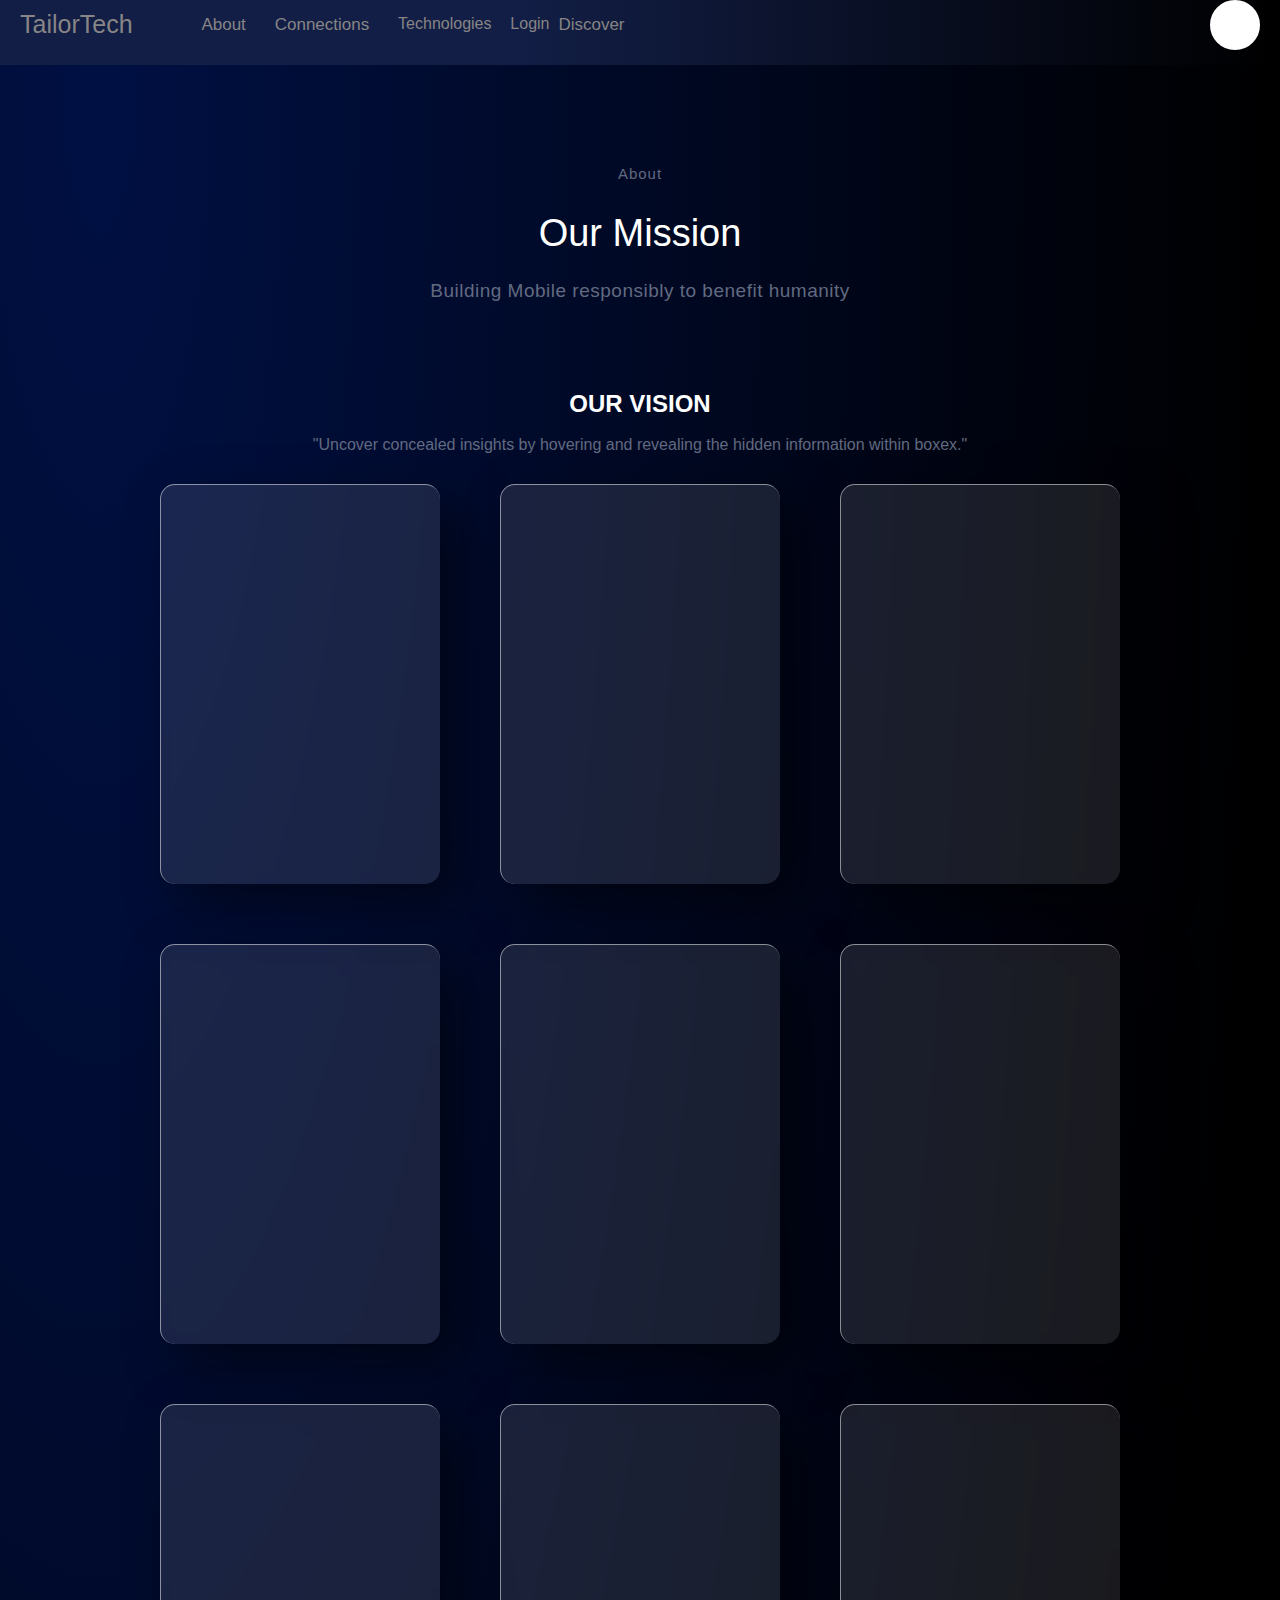
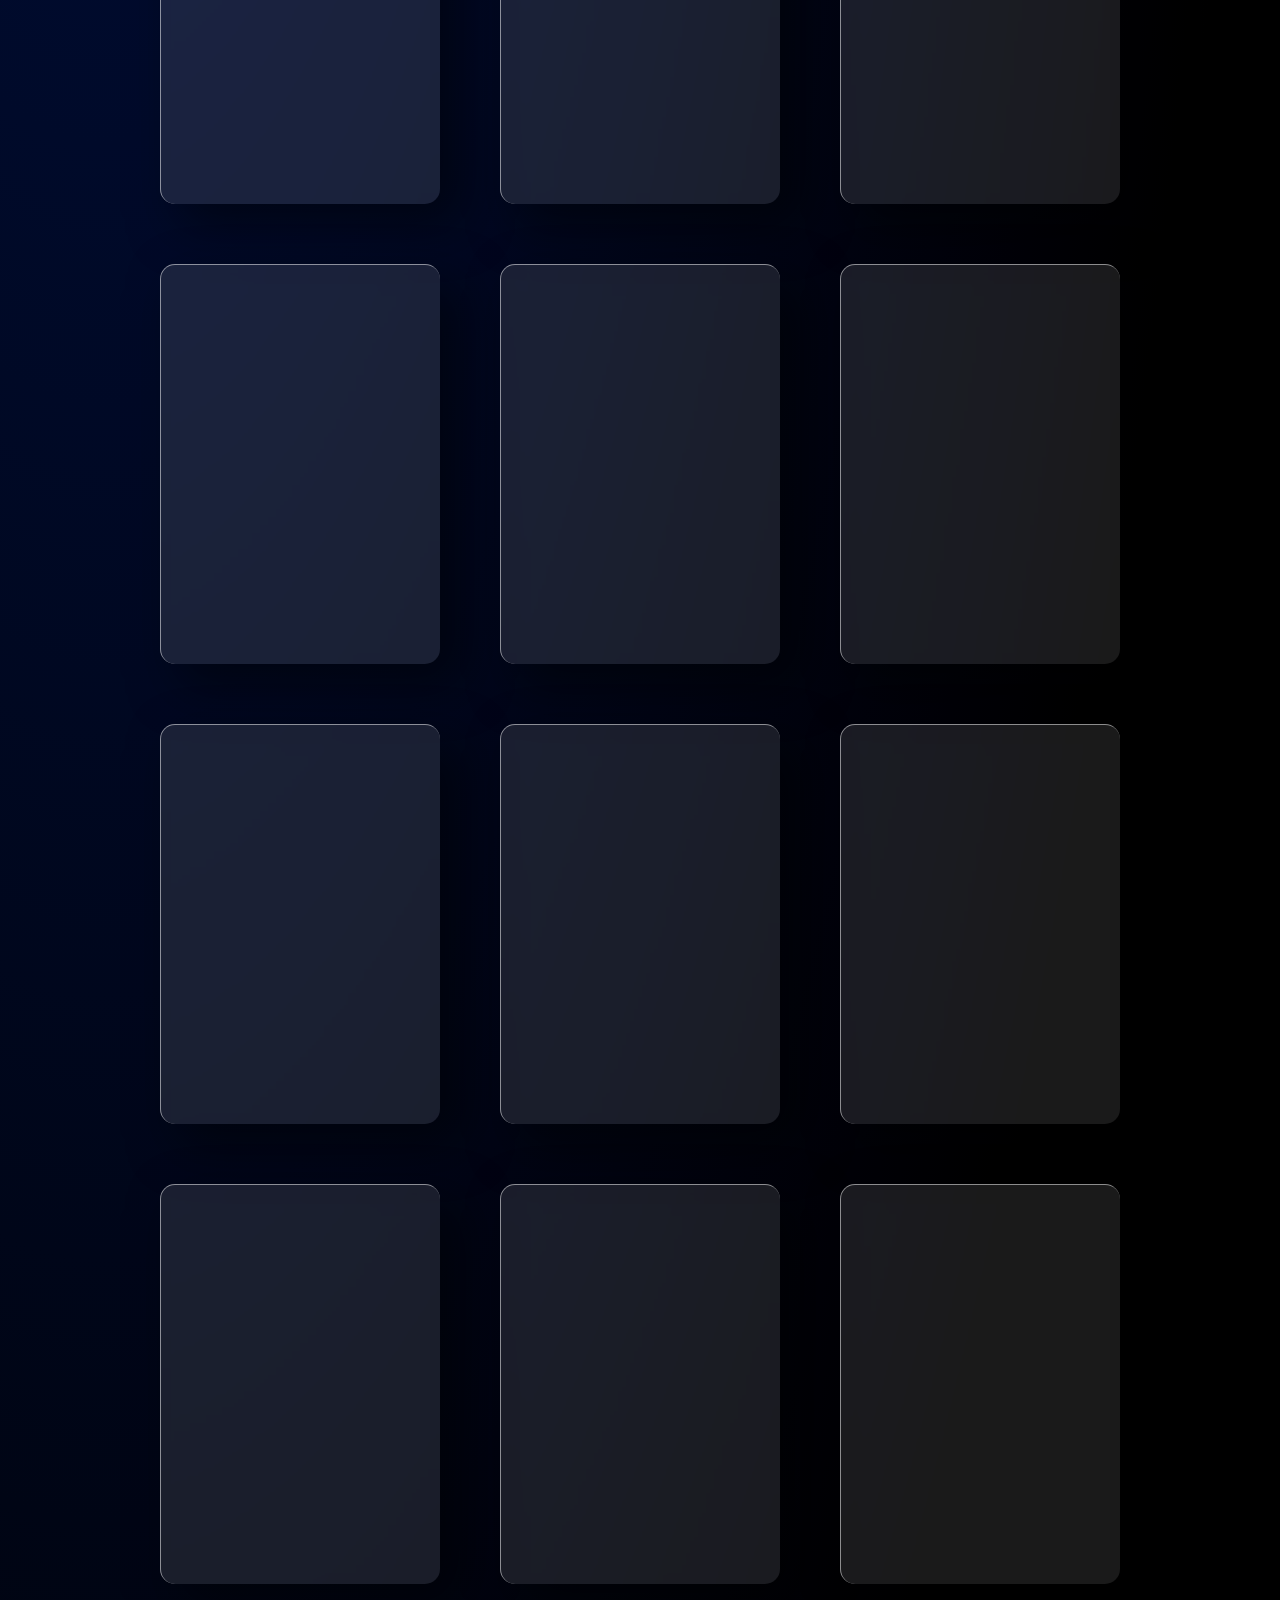
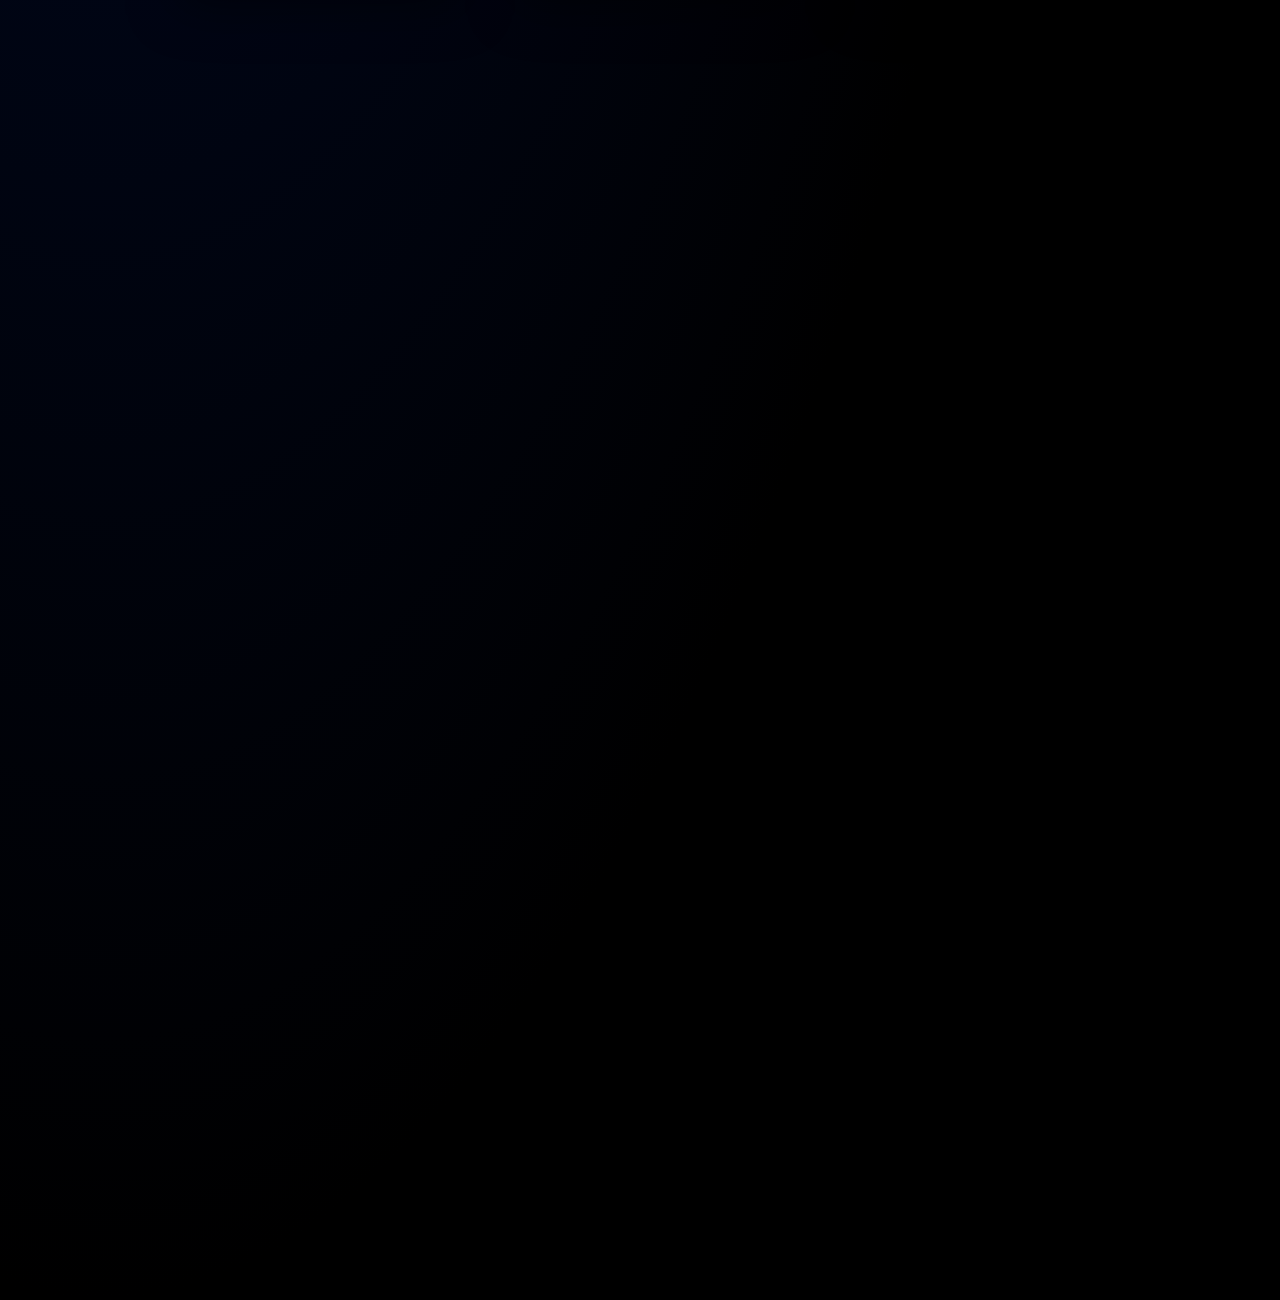
<file: about.html>
<!DOCTYPE html>
<html lang="en">
<head>
    <meta charset="UTF-8">
    <meta name="viewport" content="width=device-width, initial-scale=1.0">
    <link rel="stylesheet" href="about.css">
    <title>example</title>
</head>
<body>

    <div class="navbar">
        <div class="navdot">
         <div class="navlogo">
            <a href="index.html">TailorTech</a>
         </div>
         <div class="navcon">
            <div class="ab"><a href="about.html">About</a></div> 
            <div class="ab con"><a href="connections.html">Connections</a></div>
            <div class="ab tech">Technologies</div>
            <div class="ab log">Login</div>
            <div class="ab dis"><a href="apdiscoverpart.html">Discover</a></div>
         </div>
        </div>
         <div class="navsearch" onclick="search">
             <form action="">
                 <input type="search" placeholder="Search here ...">
                 <i class="fa fa-search"></i>
             </form>
         </div>
      </div>
      <div class="container1">
        <div class="page-tittle">
              <p>About</p>
                 <div class="exp">Our Mission</div>
                 <div class="exp2">Building Mobile responsibly to benefit humanity</div>
                </div>
            </div>

 <h2 style="text-align : center;">OUR VISION</h2>  <br>

 <div class="tool">
 <p style="text-align: center ;">"Uncover concealed insights by hovering and revealing the hidden information within boxex."</p>
 </div>

<div class="containerfull">
<div class="contianermain"> 
 <div class="container">
    <div class="card">
        <div class="content1">
            <h3>Display:</h3>
            <p>Utilizes a Samsung AMOLED screen known for its vibrant colors and deep blacks.</p>
            <a href="#">Read More</a>
        </div>
    </div>  
    <div class="card">
        <div class="content1">
            <h3>Size :</h3>
            <p>15.54cm/6.1 inches (Diagonal), providing an immersive viewing experience.</p>
            <a href="#">Read More</a>
        </div>
    </div>  
    <div class="card">
        <div class="content1">
            <h3>Resolution:</h3>
            <p> 2556 x 1179 pixels, ensuring sharp and detailed visuals for enhanced clarity.</p>
            <a href="#">Read More</a>
        </div>
    </div>  
 </div>       

 <div class="container2">
    <div class="card2">
        <div class="content2">
            <h3>Camera(iPhone):</h3>
            <p>Front Camera: 12MP lens, capturing high-quality selfies and video calls with clarity.</p>
            <a href="#">Read More</a>
        </div>
    </div>  
    <div class="card2">
        <div class="content2">
            <h3>Back Camera :</h3>
            <p>Primary : 48MP lens with a 26mm focal length, ideal for capturing stunning, detailed images.</p>
            <a href="#">Read More</a>
        </div>
    </div>  
    <div class="card2">
        <div class="content2">
            <h3>Back Camera:</h3>
            <p> Zoom Capacity :  Up to 15x zoom, allowing users to get closer to their subjects without compromising image quality.</p>
            <a href="#">Read More</a>
        </div>
    </div>  
 </div>      
 
 <div class="container3">
    <div class="card3">
        <div class="content3">
            <h3>Battery (MobaTree) :</h3>
            <p>Boasts a robust 6000mAh battery from MobaTree, providing extended usage time for uninterrupted productivity and entertainment on the go. </p>
            <a href="#">Read More</a>
        </div>
    </div>  
    <div class="card3">
        <div class="content3">
            <h3>Processor :</h3>
        <p>Offers a choice between the powerful Snapdragon 8+ Gen 2 or the efficient Dimensity 9200 processor, ensuring seamless performance and responsiveness for various tasks and applications.</p>
            <a href="#">Read More</a>
        </div>
    </div>  
    <div class="card3">
        <div class="content3">
            <h3>Charger:</h3>
        <p>Features an 80 Watts charger with USB Type-C connectivity, enabling fast and convenient charging for minimal downtime.</p>
            <a href="#">Read More</a>
        </div>
    </div>  
 </div> 
 </div>
 
 
 <div class="container4">
    <div class="card4">
        <div class="content4">
            <h3>Physical Design :</h3>
            <p>Adopts a matte finish for a sleek and sophisticated look, providing both aesthetic appeal and improved grip for comfortable handling.</p>
            <a href="#">Read More</a>
        </div>
    </div>  
    <div class="card4">
        <div class="content4">
            <h3>Gamming Chip :</h3>
            <p>Incorporates a gaming chip from Qualcomm, enhancing gaming performance and delivering smooth and immersive gameplay experiences.</p>
            <a href="#">Read More</a>
        </div>
    </div>  
    <div class="card4">
    <div class="content4">
        <h3>Processor(SoC) :</h3>
        <p> Central processing unit (CPU) and graphics processing unit (GPU) from manufacturers like Qualcomm, MediaTek, or Apple for computing power.
        </p>
        <a href="#">Read More</a>
        </div>
    </div>
  </div> 

  <div class="container5">
    <div class="card5">
        <div class="content5">
            <h3>Ram and Storage :</h3>
            <p>Memory modules for temporary storage (RAM) and long-term storage (eMMC, UFS, or SSD).</p>
            <a href="#">Read More</a>
        </div>
    </div>  
    <div class="card5">
        <div class="content5">
            <h3>Connectivity :</h3>
            <p>Cellular, Wi-Fi, Bluetooth, and NFC for network and data connectivity.</p>
            <a href="#">Read More</a>
        </div>
    </div>  
    <div class="card5">
    <div class="content5">
        <h3>Audio Components :</h3>
        <p>Speakers, microphones, and audio processing chips for sound quality.</p>
        <a href="#">Read More</a>
        </div>
    </div>
  </div> 

  <div class="container6">
    <div class="card6">
        <div class="content6">
            <h3>Sensors :</h3>
            <p>Accelerometer, gyroscope, ambient light, proximity, and more for user interactions and environmental data.</p>
            <a href="#">Read More</a>
        </div>
    </div>  
    <div class="card6">
        <div class="content6">
            <h3>Operating System:</h3>
            <p>The software layer that interacts with the hardware, often Android or iOS.</p>
            <a href="#">Read More</a>
        </div>
    </div>  
    <div class="card6">
    <div class="content6">
        <h3>Security Features:</h3>
        <p>Hardware-based security such as fingerprint scanners, facial recognition, or secure elements.</p>
        <a href="#">Read More</a>
        </div>
    </div>
  </div> 
  </div>
    
 <script type="text/javascript" src="about.js"></script>
 <script>
    VanillaTilt.init(document.querySelectorAll(".card"),{
        max:25,
        speed :400,
        glare:true,
        "max-glare":1,
      });
 </script>
        
        <script type="text/javascript" src="about.js"></script>
        <script>
           about.init(document.querySelectorAll(".card2"),{
               max:25,
               speed :400,
               glare:true,
               "max-glare":1,
             });
        </script>       

<script type="text/javascript" src="about.js"></script>
<script>
   VanillaTilt.init(document.querySelectorAll(".card3"),{
       max:25,
       speed :400,
       glare:true,
       "max-glare":1,
     });
</script>   

<script type="text/javascript" src="about.js"></script>
<script>
   VanillaTilt.init(document.querySelectorAll(".card4"),{
       max:25,
       speed :400,
       glare:true,
       "max-glare":1,
     });
</script>   

<script type="text/javascript" src="about.js"></script>
<script>
   VanillaTilt.init(document.querySelectorAll(".card5"),{
       max:25,
       speed :400,
       glare:true,
       "max-glare":1,
     });
</script>  

<script type="text/javascript" src="about.js"></script>
<script>
   VanillaTilt.init(document.querySelectorAll(".card6"),{
       max:25,
       speed :400,
       glare:true,
       "max-glare":1,
     });
</script>  

</body>
</html>
</file>
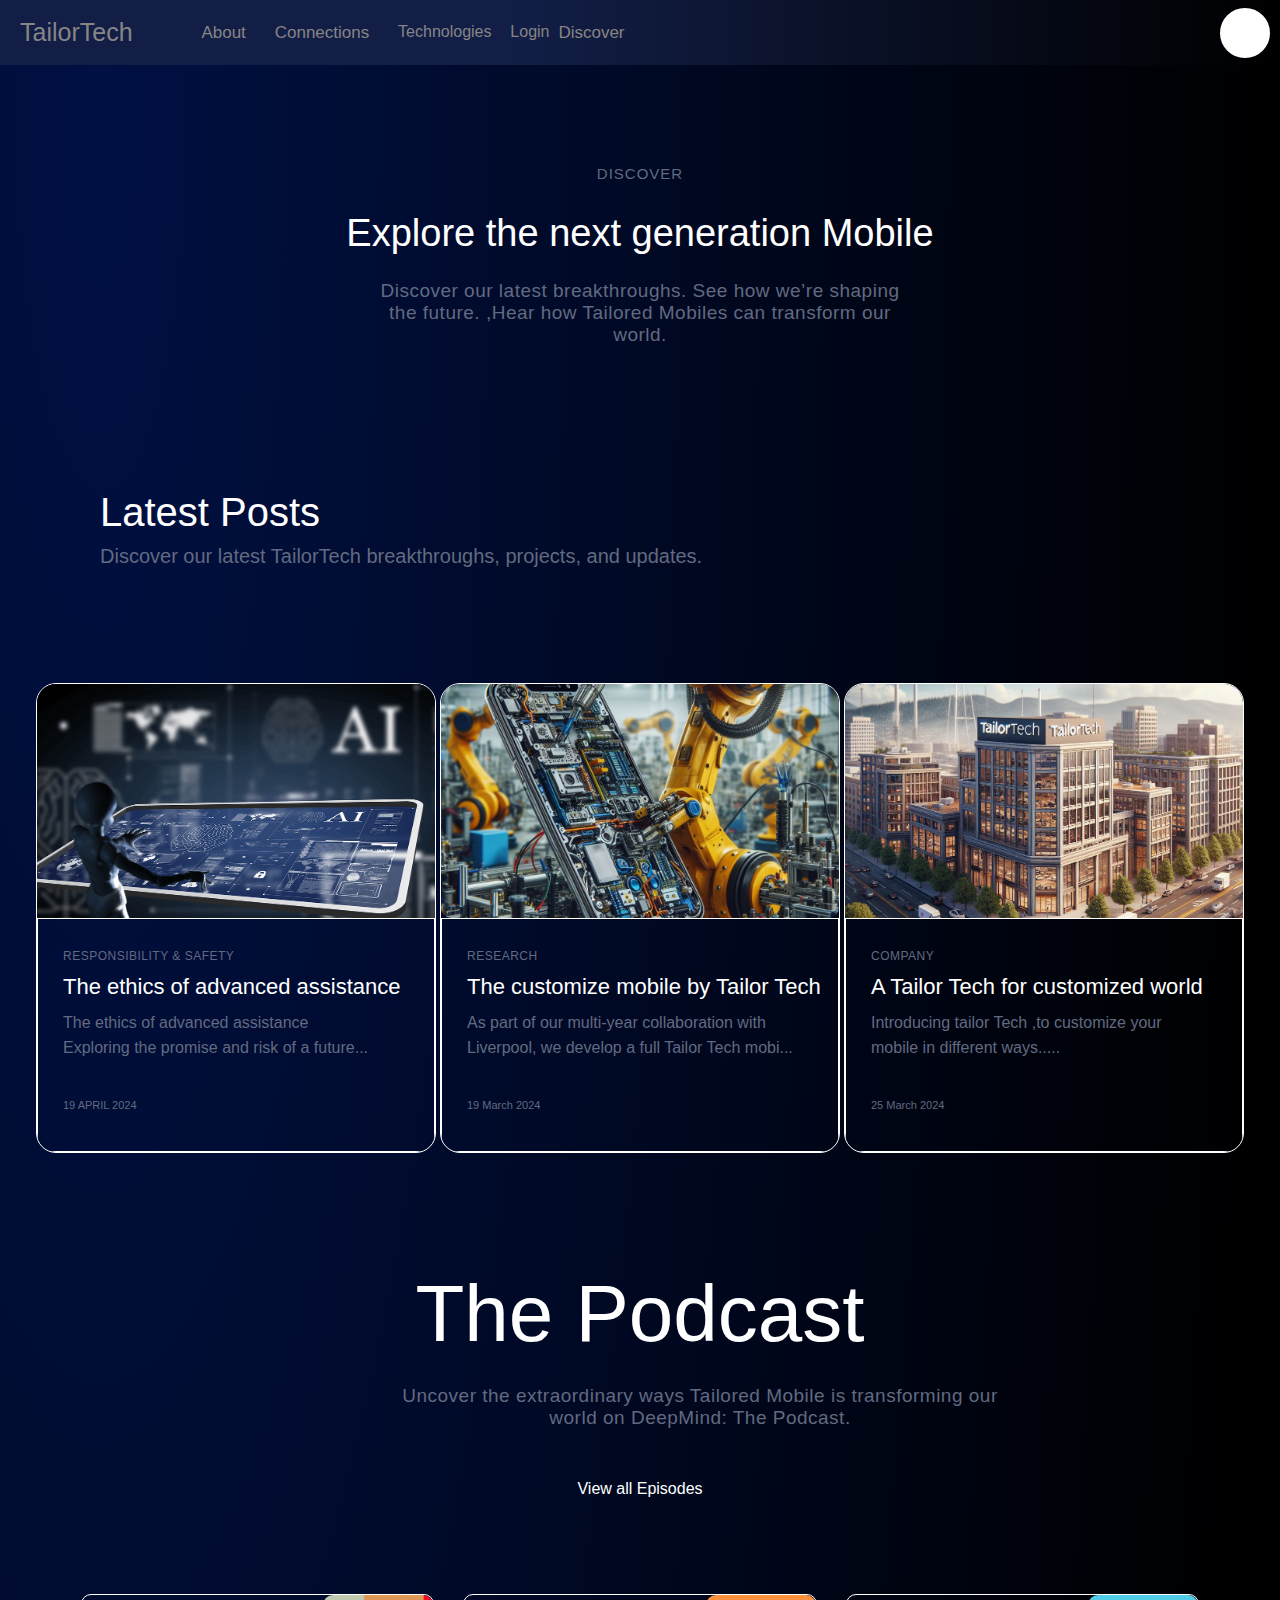
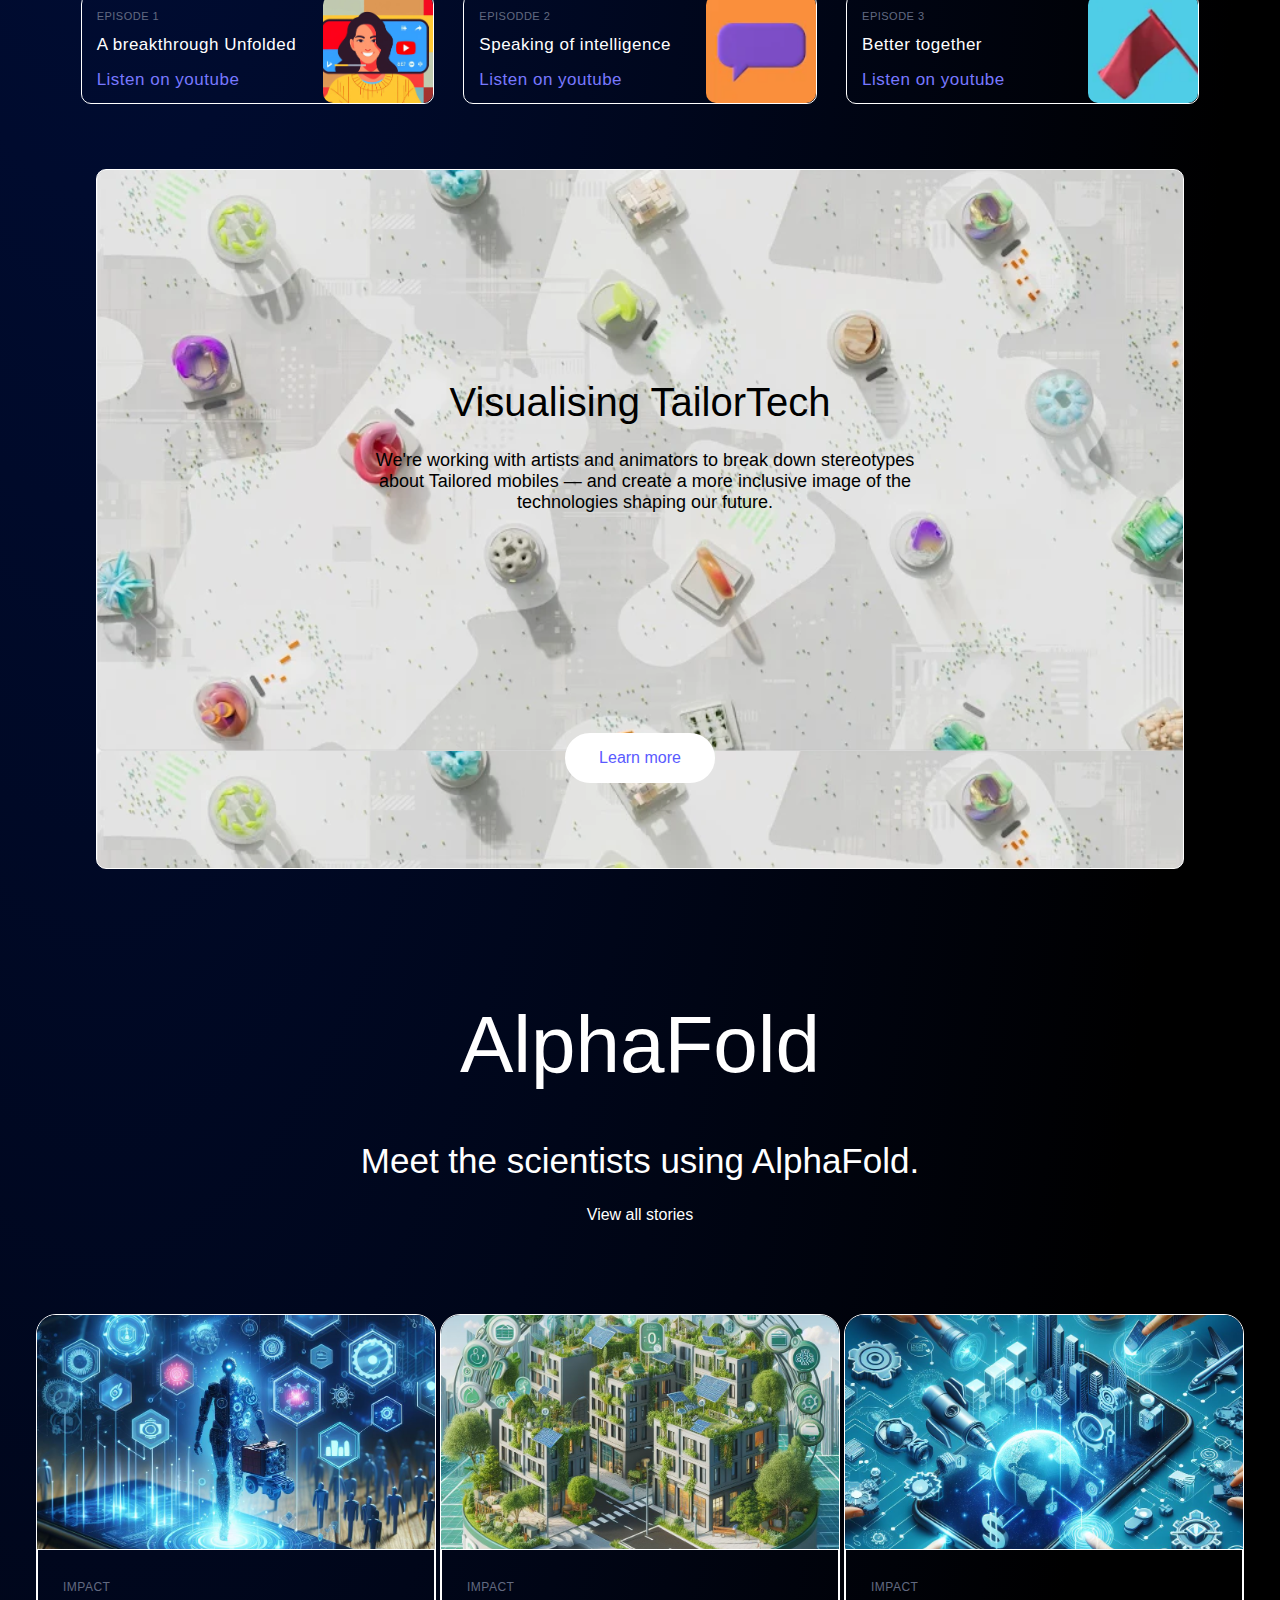
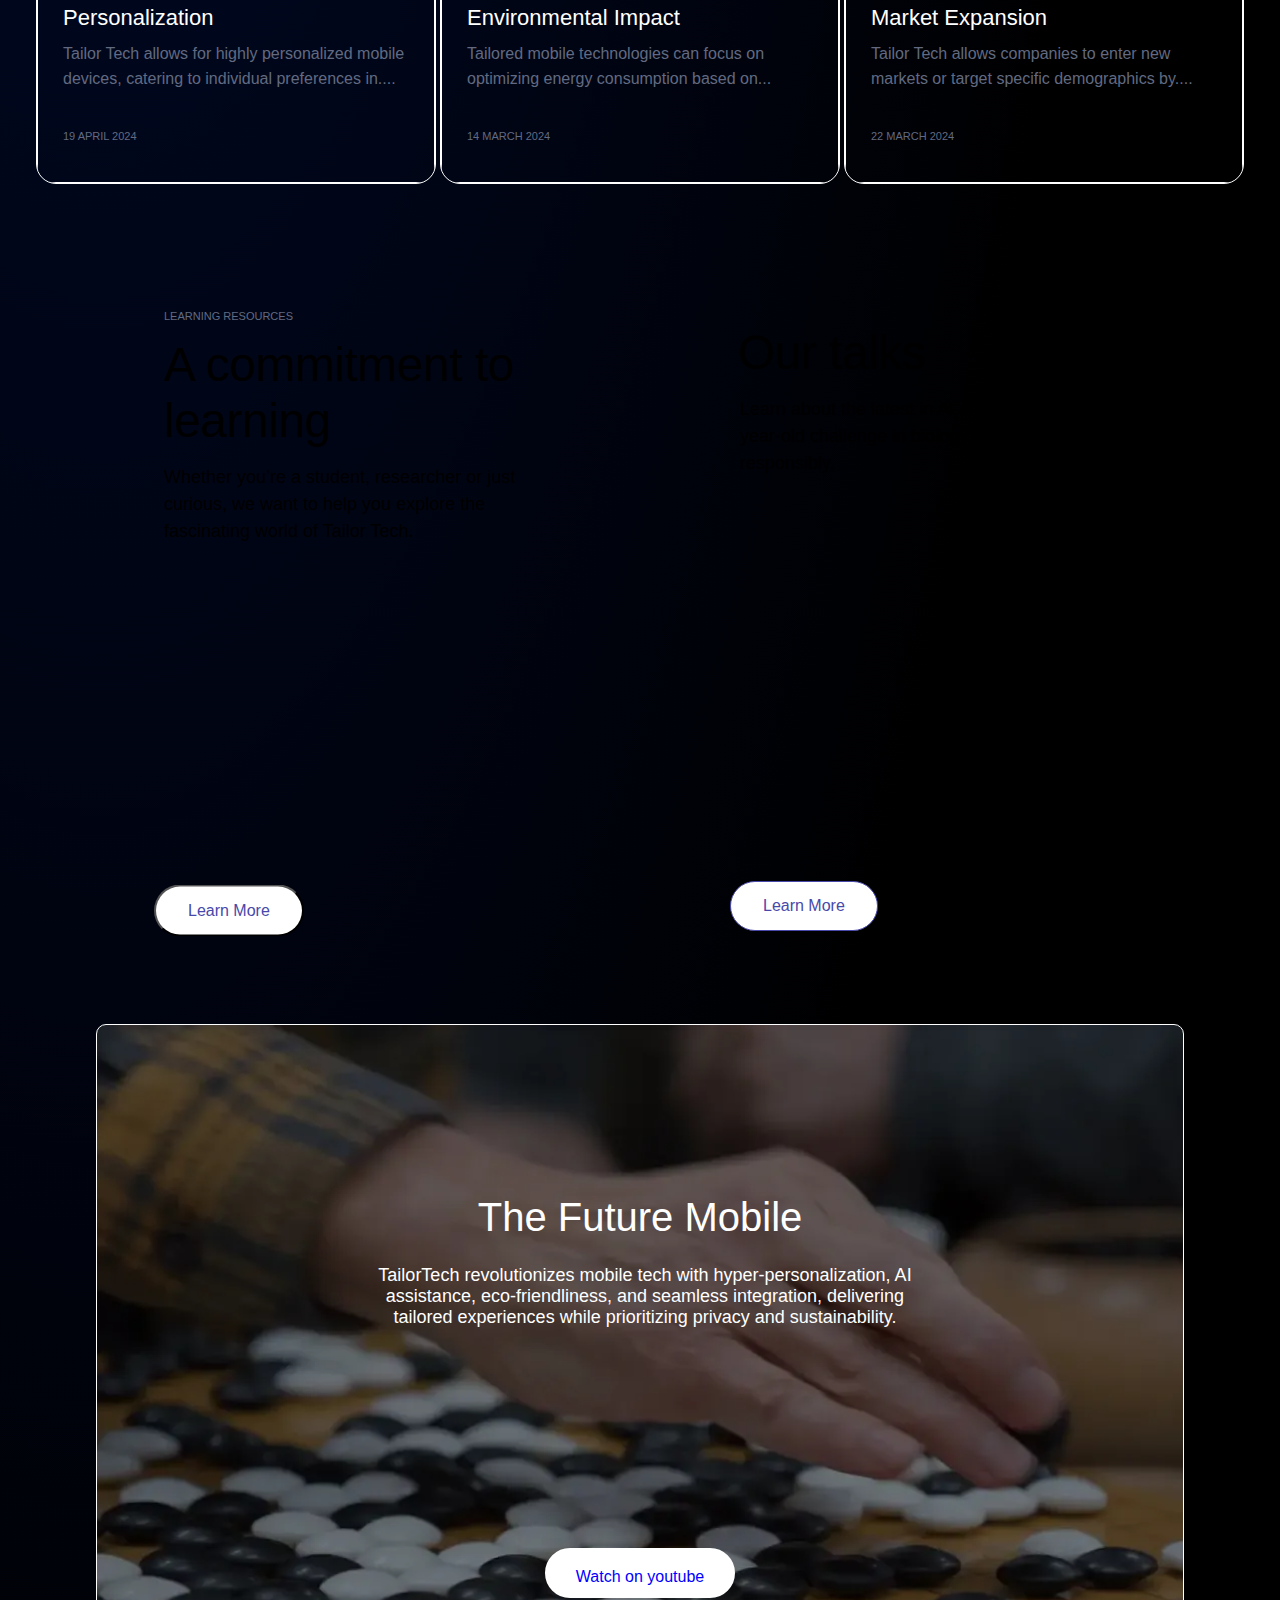
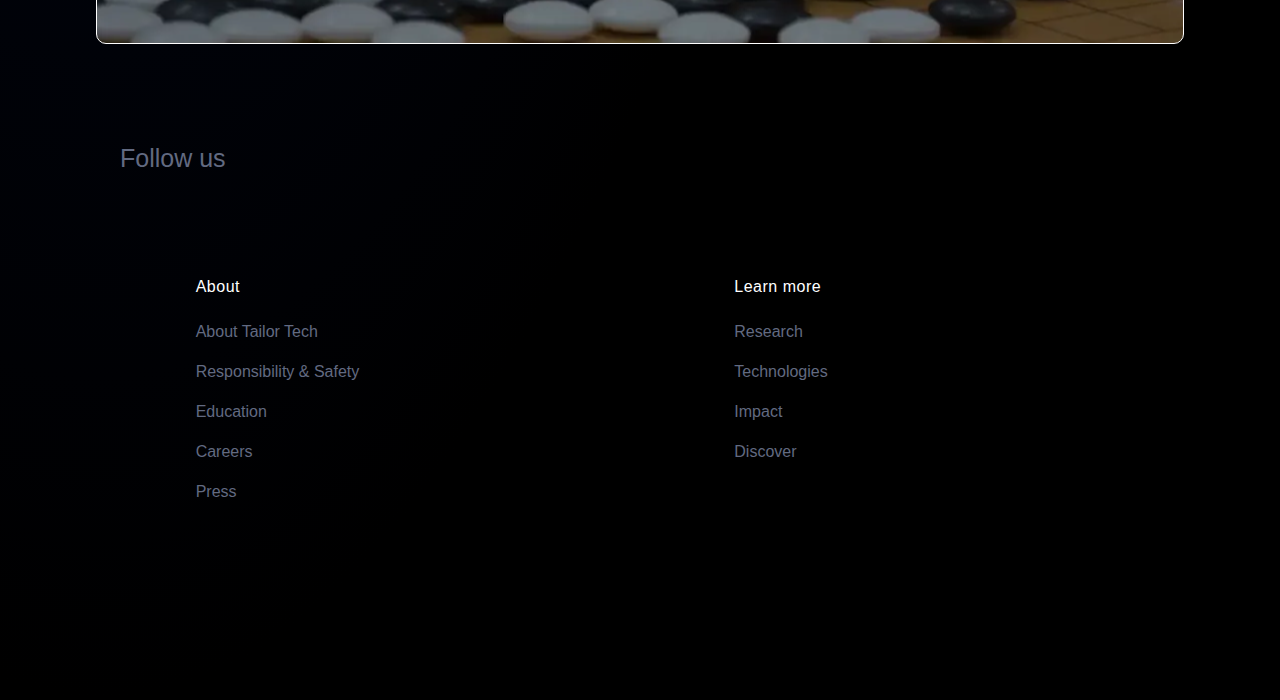
<file: apdiscoverpart.html>
<!DOCTYPE html>
<html lang="en">
<head>
    <meta charset="UTF-8">
    <meta name="viewport" content="width=device-width, initial-scale=1.0">
    <title>Discover - tailor tech</title>
    <link rel="stylesheet" href="discover.css">
    <link rel="stylesheet" href="https://cdnjs.cloudflare.com/ajax/libs/font-awesome/6.5.2/css/all.min.css" integrity="sha512-SnH5WK+bZxgPHs44uWIX+LLJAJ9/2PkPKZ5QiAj6Ta86w+fsb2TkcmfRyVX3pBnMFcV7oQPJkl9QevSCWr3W6A==" crossorigin="anonymous" referrerpolicy="no-referrer"/>

</head>
<body>
    <div class="navbar">
        <div class="navdot">
         <div class="navlogo">
             
            <a href="index.html">TailorTech</a>
         </div>
         <div class="navcon">
            <div class="ab"><a href="about.html">About</a></div> 
            <div class="ab con"><a href="connections.html">Connections</a></div>
            <div class="ab">Technologies</div>
            <div class="ab log">Login</div>
            <div class="ab dis"><a href="apdiscoverpart.html">Discover</a></div>
         </div>
        </div>
         <div class="navsearch" onclick="search">
             <form action="">
                 <input type="search" placeholder="Search here ...">
                 <i class="fa fa-search"></i>
             </form>
         </div>
         </div>
    <div class="container">
    <div class="page-tittle">
          <p>DISCOVER</p>
             <div class="exp">Explore the next generation Mobile</div>
             <div class="exp2">Discover our latest breakthroughs. See how we’re shaping the future. ,Hear how Tailored Mobiles can transform our world.</div>
            </div>
            
</div>
     <div class="a1">Latest Posts</div>
     <div class="a2">Discover our latest TailorTech breakthroughs, projects, and updates.</div>
<div class="a3top">
    <div class="a3">
        <div class="a3txt">View all posts</div>
    </div>
        
</div>

<div class="container2">
<div class="boxes">
    <div class="b">
        <div class="bimg b1i">
            <img src="ai.png" alt="">
        </div>
        <div class="btxt b1t">
                <div class="b1tpp">
                    <div class="b1tp">RESPONSIBILITY & SAFETY</div>
                </div>
                <div class="bbb">The ethics of advanced  assistance</div>
                <div class="bbb1">The ethics of advanced  assistance</div>
                <div class="bbbb1">Exploring the promise and risk of a future...</div>
                <div class="line">19 APRIL 2024 
                    <div class="font"><i class="fa-solid fa-arrow-right"></i></div>
                </div>
            
        </div>
    </div>
    <div class="b">
        <div class="bimg b2i">
            <img src="Designer.png" alt="">
        </div>
        <div class="btxt b2t">
            <div class="b1tpp">
                <div class="b1tp">RESEARCH</div>
            </div>
            <div class="bbb">  The customize mobile by Tailor Tech</div>
            <div class="bbb1">As part of our multi-year collaboration with  </div>
            <div class="bbbb1"> Liverpool, we develop a full Tailor Tech mobi... </div>
            <div class="line">19 March 2024 
                <div class="font"><i class="fa-solid fa-arrow-right"></i></div>
            </div>
        </div>
    </div>
    <div class="b">
        <div class="bimg b3i">
            <img src="Designer (3) (1).png" alt="">

        </div>
        <div class="btxt b3t">
            <div class="b1tpp">
                <div class="b1tp">COMPANY</div>
            </div>
            <div class="bbb"> A Tailor Tech for customized world</div>
            <div class="bbb1">Introducing tailor Tech ,to customize your</div>
            <div class="bbbb1"> mobile in different ways.....</div>
            <div class="line">25 March 2024<div class="font"><i class="fa-solid fa-arrow-right"></i></div></div>
        </div>
    </div>
</div>

</div>
    <div class="c1">The Podcast</div>
    <div class="c2">Uncover the extraordinary ways Tailored Mobile is transforming our world on DeepMind: The Podcast.</div>
    <div class="v_">   
    <div class="v"> View all Episodes</div>
 </div>
 <div class="container3">
 <div class="dabba">
    <div class="d1 a">
        <div class="d1t txt">
            <div class="e s">EPISODE 1</div>
            <div class="e p">A breakthrough Unfolded</div>
            <div class="e q">Listen on youtube</div>
        </div>
        <div class="d1i img1"> 
            <img src="Designer (4) (1).png">
        </div>
    </div>
    <div class="d2 a">
        <div class="d2t txt">
            <div class="e s">EPISODDE 2</div>
            <div class="e p">Speaking of intelligence</div>
            <div class="e q">Listen on youtube</div>
        </div>
        <div class="d2i img1">
            <img src="speaking.png" alt="">
        </div>
    </div>
    <div class="d3 a">
        <div class="d3t txt">
            <div class="e s">EPISODE 3</div>
            <div class="e p">Better together</div>
            <div class="e q">Listen on youtube</div>
        </div>
        <div class="d3i img1">
            <img src="be together.png" alt="">
        </div>
    </div>
 </div>
 </div>
<div class="vis">
       <div class="vis2">
        
        <div class="n"> Visualising TailorTech </div>
        <div class="o">We're working with artists and animators to break down stereotypes about Tailored mobiles — and create a more inclusive image of the technologies shaping our future.

        </div> 
        <div class="z">
            <div class="h">Learn more</div>

    </div>

        </div>
        
       </div>
       <div class="alpha">AlphaFold
        <div class="meet">Meet the scientists using AlphaFold.</div>

        <div class="all"> View all stories</div>
       </div>
       <div class="container4">
        <div class="boxes">
            <div class="b">
                <div class="bimg c1i">
                    <img src="impact.png" alt="">
                </div>
                <div class="btxt b1t">
                        <div class="b1tpp">
                            <div class="b1tp">IMPACT</div>
                        </div>
                        <div class="bbb">Personalization  </div>
                        <div class="bbb1">Tailor Tech allows for highly personalized mobile </div>
                        <div class="bbbb1">devices, catering to individual preferences in....</div>
                        <div class="line">19 APRIL 2024 <div class="font"> <i class="fa-solid fa-arrow-right"></i></div>
                           

                        </div>
                    
                </div>
            </div>
            <div class="b">
                <div class="bimg c2i">
                    <img src="enviorment.png" alt="">
                </div>
                <div class="btxt b2t">
                    <div class="b1tpp">
                        <div class="b1tp">IMPACT</div>
                    </div>
                    <div class="bbb">Environmental Impact  </div>
                    <div class="bbb1"> Tailored mobile technologies can focus on   </div>
                    <div class="bbbb1">  optimizing energy consumption based on...   </div>
                    <div class="line"> 14 MARCH 2024
                        <div class="font"><i class="fa-solid fa-arrow-right"></i></div>
                    </div>
                </div>
            </div>
            <div class="b">
                <div class="bimg c3i">
                    <img src="market.png" alt="">
                </div>
                <div class="btxt b3t">
                    <div class="b1tpp">
                        <div class="b1tp">IMPACT</div>
                    </div>
                    <div class="bbb">Market Expansion</div>
                    <div class="bbb1">Tailor Tech allows companies to enter new  </div>
                    <div class="bbbb1">markets or target specific demographics by.... </div>
                    <div class="line"> 22 MARCH 2024
                        <div class="font"><i class="fa-solid fa-arrow-right"></i></div>
                    </div>
                </div>
            </div>
        </div>
        </div>
        <div class="review">
            <div class="tech">
                <div class="technologies">
                    LEARNING RESOURCES
                </div>
                <div class="technologies2">
                    A commitment to learning
                </div>
                <div class="tdesc">
                    Whether you’re a student, researcher or just curious, we want to help you explore the fascinating world of Tailor Tech.


                </div>
                <div class="learn">
                    <button class="button1">Learn More</button>
                </div>
            </div>
            <div class="impact">
                <div class="imp">
                    Our talks
                </div>
                <div class="idesc">
                    Learn about the latest in AI, from solving a 50-year-old challenge in biology to pioneering responsibly.
                </div>
                <div class="more">
                    <div class="button2">
                    Learn More
                    </div>
                </div>
            </div>
        </div>
        <div class="vis3">
   
            <div class="vis4">
             <div class="n">The Future Mobile </div>
             <div class="o">TailorTech revolutionizes mobile tech with hyper-personalization, AI assistance, eco-friendliness, and seamless integration, delivering tailored experiences while prioritizing privacy and sustainability.
     
             </div> 
             <div class="mn">
                 <div class="h">Watch on youtube  
                    <i class="fa-solid fa-share-from-square"></i>
                 </div>
             </div>
             </div>
             <div class="navbar1">
                <div class="navdot1">
                 <div class="navlogo1">
                     Follow us
                 </div>
                 <div class="navcon1">
                    <div class="about"><i class="fa-brands fa-twitter"></i></div> 
                    <div class="about"><i class="fa-brands fa-instagram"></i></div>
                    <div class="about"><i class="fa-brands fa-linkedin"></i></div>
                    <div class="about"><i class="fa-brands fa-youtube"></i></div>
                    <div class="about "><i class="fa-brands fa-github"></i></div>
                 </div>
                </div>
                 </div> <div class="container7">
                    <div class="boxesE">
                        <div class="bE">
                            <div class="btxtE b1t">
                                    <div class="b1tppE">
                                        <div class="b1tpE">About</div>
                                    </div>
                                    <div class="bbbE">About Tailor Tech  </div>
                                    <div class="bbb1E">Responsibility & Safety </div>
                                    <div class="bbbb1E">Education</div>
                                    <div class="bbbb2E">Careers</div>
                                    <div class="bbbb3E">Press</div>
                            </div>
                        </div>
                        <div class="bE">
                            <div class="btxtE b2t">
                                <div class="b1tppE">
                                    <div class="b1tpE">Learn more</div>
                                </div>
                                <div class="bbbE">Research </div>
                                <div class="bbb1E"> Technologies </div>
                                <div class="bbbb1E"> Impact </div>
                                <div class="bbbb2E">Discover</div>
                                
                            </div>
                        </div>
                        </div>
                    </div>
                    </div>
            
</body>
</html>
</file>
<file: about.css>
*
{
    margin :0;
    padding :0;
    box-sizing : border-box;
    font-family : 'Poppins',sans-serif;
     
}

body{
    width: 100%;
    height: 4500px;
    background: radial-gradient(farthest-side at 100px 100px, #001043,black);
    background-size: cover;
    background-repeat: no-repeat;
    background-position: center;
    color: white;
    display: flex;
    font-family: Arial, Helvetica, sans-serif;
    flex-direction:column;
}

.tool {
    color: #626a81;
}

.container1 {
    margin-top:100px;
    margin-bottom:100px;
    margin-left:100px;
    margin-right:100px;
     
}
.page-tittle {
    height: 100px;
    width: 100%;
    text-align: center;
    margin-bottom: 25px;
    display: flex;
    flex-direction: column;
   align-items: center;
}

.exp{

    text-align: center;
    font-size: 38px;
    font-weight: lighter;
    margin-top: 30px;

}
.page-tittle p{
    color: #626a81;
    font-size: 15px;
    letter-spacing: 1px;
}

.exp2{
    margin-top:25px ;
    width: 50%;
    font-size: 19px;
    color: #626a81;
    letter-spacing: 0.5px;
}

*{
    padding: 0;
    margin: 0;
    box-sizing: border-box;

}
.fc{
    color: #2b3142;
}
.navbar{
    height: 65px;
    width: 100%;
    display: flex;
    flex-direction: row;
    justify-content: space-between;
    align-items: center;
    margin-top: 0px;
   
}
.navbar:hover{
    background-image: linear-gradient(to right,#121e46 40%,black);
    color: rgb(135, 133, 133);
    margin-top: 0px;
    display: flex;
    justify-content: space-between;
}
.navcon{
    display: flex;
    justify-content: space-evenly;
    width: 60%;
    margin-left: 60px ;
    margin-bottom: 60px;
    margin-top: 40px;
}
.navlogo{
    font-size: 25px;
    margin-left: 20px;
    margin-top: 40px;
}
.navlogo:hover{
    color: white;
    cursor: pointer;
}
.navdot a{
    color: white;
    cursor: pointer;
    text-decoration: none;
}
.about{
    font-size: 17px;
    margin-right: 20px;
    text-align: center;
    margin-top: 5px;
}
.about:hover{
    color: white;
    cursor: pointer;
}
.navbar:hover a{
    color: rgb(135, 133, 133);
}
.ab{
    margin-top: 5px;
}
.ab a{
    font-size: 17px;
    margin-right: 20px;
    text-align: center;
    margin-top: 10px;
    width: 20px;
    text-decoration: none;  
    color: white;

}
.ab:hover a{
    color: white;
    cursor: pointer;
}
.navdot{
    width: 60%;
    display: flex;
    
}
.navsearch{
    margin-right: 10px;
    margin-top: -50px;
    display: flex;
    align-items: center;
    justify-content: center;
}
form{
    position: relative;
    margin-top: 35px;
    margin-right: 10px;

    transition: all 1s;
    width: 50px;
    height: 50px;
    background: white;
    box-sizing: border-box;
    border-radius: 25px;
    border: 4px solid white;
    padding: 5px;
}
input{
    position: absolute;
    top: 0;
    left: 0;
    width: 100%;;
    height: 42.5px;
    line-height: 30px;
    outline: 0;
    border: 0;
    display: none;
    font-size: 1em;
    border-radius: 20px;
    padding: 0 20px;
}
.fa{
    box-sizing: border-box;
    padding: 10px;
    width: 42.5px;
    height: 42.5px;
    position: absolute;
    top: 0;
    right: 0;
    border-radius: 50%;
    color: #12276f;
    text-align: center;
    font-size: 1.2em;
    transition: all 1s;
}
form:hover{
    width: 300px;
    cursor: pointer;
    margin-right: 10px;
}
form:hover input{
    display: block;
}
form:hover .fa{
    background: #12276f;
    color: white;
}


.container {
    position: relative;
    display: flex;
    justify-content: center;
    align-items: center;
    max-width: 1200px;
    flex-wrap: wrap;
    z-index: 1;
}

.container .card {
     position: relative;
     width: 280px;
     height: 400px;
     margin: 30px;
     box-shadow: 20px 20px 50px rgba(0,0,0,0.5);
     border-radius: 15px;
     background: rgba(255,255,255,0.1);
     overflow: hidden;
     display: flex;
     justify-content: center;
     align-items: center;
     border-top: 1px solid rgba(255,255,255,0.5);
     border-left: 1px solid rgba(255,255,255,0.5);
     backdrop-filter: blur(5px);
}

.container .card .content1 {
    padding: 20px;
    text-align:center;
    transform: translate(100px);
    opacity: 0;
    transition : 0.5s;
}

.container .card:hover .content1 {
    transform: translate(0px);
    opacity: 1;

}


.container .card .content1 h3 {
    font-size: 1.8em;
    color : #fff;
    z-index: 1;
}

.container .card .content1 p{
    font-size: 1em;
    color : #fff;
    font-weight: 300;
}

.container .card .content1 a {
    position: relative;
    display: inline-block;
    padding: 8px 20px;
    margin-top:15px;
    background: #fff;
    color : #000;
    border-radius: 20px;
    text-decoration: none;
    font-weight: 500;
    box-shadow: 0 5px 15px rgba(0,0,0,0.2);
}

.container2 {
    position: relative;
    display: flex;
    justify-content: center;
    align-items: center;
    max-width: 1200px;
    flex-wrap: wrap;
    z-index: 1;
}

.container2 .card2 {
     position: relative;
     width: 280px;
     height: 400px;
     margin: 30px;
     box-shadow: 20px 20px 50px rgba(0,0,0,0.5);
     border-radius: 15px;
     background: rgba(255,255,255,0.1);
     overflow: hidden;
     display: flex;
     justify-content: center;
     align-items: center;
     border-top: 1px solid rgba(255,255,255,0.5);
     border-left: 1px solid rgba(255,255,255,0.5);
     backdrop-filter: blur(5px);
}

.container2 .card2 .content2 {
    padding: 20px;
    text-align:center;
    transform: translate(100px);
    opacity: 0;
    transition : 0.5s;
}

.container2 .card2:hover .content2 {
    transform: translate(0px);
    opacity: 1;

}


.container2 .card2 .content2 h3 {
    font-size: 1.8em;
    color : #fff;
    z-index: 1;
}

.container2 .card2 .content2 p{
    font-size: 1em;
    color : #fff;
    font-weight: 300;
}

.container2 .card2 .content2 a {
    position: relative;
    display: inline-block;
    padding: 8px 20px;
    margin-top:15px;
    background: #fff;
    color : #000;
    border-radius: 20px;
    text-decoration: none;
    font-weight: 500;
    box-shadow: 0 5px 15px rgba(0,0,0,0.2);
}

.container3 {
    position: relative;
    display: flex;
    justify-content: center;
    align-items: center;
    max-width: 1200px;
    flex-wrap: wrap;
    z-index: 1;
}

.container3 .card3 {
     position: relative;
     width: 280px;
     height: 400px;
     margin: 30px;
     box-shadow: 20px 20px 50px rgba(0,0,0,0.5);
     border-radius: 15px;
     background: rgba(255,255,255,0.1);
     overflow: hidden;
     display: flex;
     justify-content: center;
     align-items: center;
     border-top: 1px solid rgba(255,255,255,0.5);
     border-left: 1px solid rgba(255,255,255,0.5);
     backdrop-filter: blur(5px);
}

.container3 .card3 .content3 {
    padding: 20px;
    text-align:center;
    transform: translate(100px);
    opacity: 0;
    transition : 0.5s;
}

.container3 .card3:hover .content3 {
    transform: translate(0px);
    opacity: 1;

}


.container3 .card3 .content3 h3 {
    font-size: 1.8em;
    color : #fff;
    z-index: 1;
}

.container3 .card3 .content3 p{
    font-size: 1em;
    color : #fff;
    font-weight: 300;
}

.container3 .card3 .content3 a {
    position: relative;
    display: inline-block;
    padding: 8px 20px;
    margin-top:15px;
    background: #fff;
    color : #000;
    border-radius: 20px;
    text-decoration: none;
    font-weight: 500;
    box-shadow: 0 5px 15px rgba(0,0,0,0.2);
}

.container4 {
    position: relative;
    display: flex;
    justify-content: center;
    align-items: center;
    max-width: 1200px;
    flex-wrap: wrap;
    z-index: 1;
}

.container4 .card4 {
     position: relative;
     width: 280px;
     height: 400px;
     margin: 30px;
     box-shadow: 20px 20px 50px rgba(0,0,0,0.5);
     border-radius: 15px;
     background: rgba(255,255,255,0.1);
     overflow: hidden;
     display: flex;
     justify-content: center;
     align-items: center;
     border-top: 1px solid rgba(255,255,255,0.5);
     border-left: 1px solid rgba(255,255,255,0.5);
     backdrop-filter: blur(5px);
}

.container4 .card4 .content4 {
    padding: 20px;
    text-align:center;
    transform: translate(100px);
    opacity: 0;
    transition : 0.5s;
}

.container4 .card4:hover .content4 {
    transform: translate(0px);
    opacity: 1;

}


.container4 .card4 .content4 h3 {
    font-size: 1.8em;
    color : #fff;
    z-index: 1;
}

.container4 .card4 .content4 p{
    font-size: 1em;
    color : #fff;
    font-weight: 300;
}

.container4 .card4 .content4 a {
    position: relative;
    display: inline-block;
    padding: 8px 20px;
    margin-top:15px;
    background: #fff;
    color : #000;
    border-radius: 20px;
    text-decoration: none;
    font-weight: 500;
    box-shadow: 0 5px 15px rgba(0,0,0,0.2);
}

.container5 {
    position: relative;
    display: flex;
    justify-content: center;
    align-items: center;
    max-width: 1200px;
    flex-wrap: wrap;
    z-index: 1;
}

.container5 .card5 {
     position: relative;
     width: 280px;
     height: 400px;
     margin: 30px;
     box-shadow: 20px 20px 50px rgba(0,0,0,0.5);
     border-radius: 15px;
     background: rgba(255,255,255,0.1);
     overflow: hidden;
     display: flex;
     justify-content: center;
     align-items: center;
     border-top: 1px solid rgba(255,255,255,0.5);
     border-left: 1px solid rgba(255,255,255,0.5);
     backdrop-filter: blur(5px);
}

.container5 .card5 .content5 {
    padding: 20px;
    text-align:center;
    transform: translate(100px);
    opacity: 0;
    transition : 0.5s;
}

.container5 .card5:hover .content5 {
    transform: translate(0px);
    opacity: 1;

}


.container5 .card5 .content5 h3 {
    font-size: 1.8em;
    color : #fff;
    z-index: 1;
}

.container5 .card5 .content5 p{
    font-size: 1em;
    color : #fff;
    font-weight: 300;
}

.container5 .card5 .content5 a {
    position: relative;
    display: inline-block;
    padding: 8px 20px;
    margin-top:15px;
    background: #fff;
    color : #000;
    border-radius: 20px;
    text-decoration: none;
    font-weight: 500;
    box-shadow: 0 5px 15px rgba(0,0,0,0.2);
}

.container6 {
    position: relative;
    display: flex;
    justify-content: center;
    align-items: center;
    max-width: 1200px;
    flex-wrap: wrap;
    z-index: 1;
}

.container6 .card6 {
     position: relative;
     width: 280px;
     height: 400px;
     margin: 30px;
     box-shadow: 20px 20px 50px rgba(0,0,0,0.5);
     border-radius: 15px;
     background: rgba(255,255,255,0.1);
     overflow: hidden;
     display: flex;
     justify-content: center;
     align-items: center;
     border-top: 1px solid rgba(255,255,255,0.5);
     border-left: 1px solid rgba(255,255,255,0.5);
     backdrop-filter: blur(5px);
}

.container6 .card6 .content6 {
    padding: 20px;
    text-align:center;
    transform: translate(100px);
    opacity: 0;
    transition : 0.5s;
}

.container6 .card6:hover .content6 {
    transform: translate(0px);
    opacity: 1;

}


.container6 .card6 .content6 h3 {
    font-size: 1.8em;
    color : #fff;
    z-index: 1;
}

.container6 .card6 .content6 p{
    font-size: 1em;
    color : #fff;
    font-weight: 300;
}

.container6 .card6 .content6 a {
    position: relative;
    display: inline-block;
    padding: 8px 20px;
    margin-top:15px;
    background: #fff;
    color : #000;
    border-radius: 20px;
    text-decoration: none;
    font-weight: 500;
    box-shadow: 0 5px 15px rgba(0,0,0,0.2);
}

.containerfull {
    display: flex;
    flex-direction: column;
    width: 100%;
    align-items: center;

}
.log{
    margin-left: 10px;
}
</file>
<file: discover.css>
/* body {
    background: radial-gradient(farthest-side at 100px 100px, #001043,black);
    width: 100vw;
    height: 1000px;
    display: flex;
    flex-direction: column;
} */
*{
    padding: 0;
    margin: 0;
    box-sizing: border-box;

}
.fc{
    color: #2b3142;
}
body{
    width: 100%;
    height: 5500px;
    background: radial-gradient(farthest-side at 100px 100px, #001043,black);
    background-size: cover;
    background-repeat: no-repeat;
    background-position: center;
        
    color: white;
    display: flex;
    font-family: Arial, Helvetica, sans-serif;
    flex-direction: column;
}
.navbar{
    height: 65px;
    width: 100%;
    display: flex;
    flex-direction: row;
    justify-content: space-between;
    align-items: center;
   
}
.navbar:hover a{
    color: rgb(135, 133, 133);
}
.navbar:hover{
    background-image: linear-gradient(to right,#121e46 40%,black);
    color: rgb(135, 133, 133);
}
.navcon{
    display: flex;
    justify-content: space-evenly;
    width: 60%;
    margin-left: 60px ;
    
}
.navlogo{
    font-size: 25px;
    margin-left: 20px;
}
.navlogo:hover{
    /* color: white; */
    cursor: pointer;
}
.navlogo:hover{
    color: white;
    cursor: pointer;
}
.navdot a{
    color: white;
    cursor: pointer;
    text-decoration: none;
}
.about{
    font-size: 17px;
    margin-right: 20px;
    text-align: center;
    margin-top: 5px;
}
.about:hover{
    /* color: white; */
    cursor: pointer;
}
.ab{
    margin-top: 5px;
}
.ab a{
    font-size: 17px;
    margin-right: 20px;
    text-align: center;
    margin-top: 10px;
    width: 20px;
    text-decoration: none;  
    color: white;

}
.ab:hover a{
    color: white;
    cursor: pointer;
}
.navdot{
    width: 60%;
    display: flex;
    
}
.navsearch{
    margin-right: 10px;
    margin-top: 50px;
}
form{
    position: relative;
    top: 50%;
    left: 50%;
    transform: translate(-50%,-50%);
    transition: all 1s;
    width: 50px;
    height: 50px;
    background: white;
    box-sizing: border-box;
    border-radius: 25px;
    border: 4px solid white;
    padding: 5px;
}

input{
    position: absolute;
    top: 0;
    left: 0;
    width: 100%;;
    height: 42.5px;
    line-height: 30px;
    outline: 0;
    border: 0;
    display: none;
    font-size: 1em;
    border-radius: 20px;
    padding: 0 20px;
}
.fa{
    box-sizing: border-box;
    padding: 10px;
    width: 42.5px;
    height: 42.5px;
    position: absolute;
    top: 0;
    right: 0;
    border-radius: 50%;
    color: #12276f;
    text-align: center;
    font-size: 1.2em;
    transition: all 1s;
}
form:hover{
    width: 300px;
    cursor: pointer;
}
form:hover input{
    display: block;
}
form:hover .fa{
    background: #12276f;
    color: white;
}   
.container {
    margin-top:100px;
    margin-bottom:100px;
    margin-left:100px;
    margin-right:100px;
     
}
.page-tittle {
    height: 100px;
    width: 100%;
    text-align: center;
    margin-bottom: 25px;
    display: flex;
    flex-direction: column;
   align-items: center;
}

.exp{

    text-align: center;
    font-size: 38px;
    font-weight: lighter;
    margin-top: 30px;

}
.page-tittle p{
    color: #626a81;
    font-size: 15px;
    letter-spacing: 1px;
}

.exp2{
    margin-top:25px ;
    width: 50%;
    font-size: 19px;
    color: #626a81;
    letter-spacing: 0.5px;
}
.a1{
margin-top: 100px;
margin-left: 100px;
font-size: 40px;
}
.a2{
    margin-top: 10px;
    margin-left: 100px;
    font-size: 20px;
    color: #626a81;
}
.a3top{
    transform: translate(1300px,-70px);
    height: 100px;
    width: 140px;
    display: flex;
    align-items: center;
    justify-content: center;
}
.a3{
    height: 20px;
    width: 120px;
    color: #626a81;
    display: flex;
    align-items: center;
    justify-content: center;

}
.a3:hover{
    background-color:rgb(45, 45, 61);
    cursor: pointer;
    height:50px ;
    width: 130px;
    border-radius: 30px;

}
.a3txt{
    letter-spacing: 1px;
}
.container2{
   display: flex;
   justify-content: center;
   align-items: center;
    height: 500px;
    width: 100%;
   
}
.boxes{
    height: 470px;
    width: 95%;
    display: flex;
    justify-content: space-evenly;
}
.b{
    height: 100%;
    width: 400px;
    overflow: hidden;
}
.bimg{
    height: 50%;
    width: 100%;
    overflow: hidden;

}
.b1i img{
    width: 100%;
    height: 115%;
    object-fit: cover;
}
.b2i img{
    width: 100%;
    height: 100%;
    object-fit: cover;
}
.b3i img{
    width: 100%;
    height: 115%;
    object-fit: cover;
}

.btxt{
    margin-top:0;
    height: 50%;
    width: 100%;
  
}
.b1tpp{
    margin-top: 15px;
        margin-left: 25px;
        text-align: start;
        display: flex;
        flex-direction: column;
        height: 25px;
        width: 90%;
        font-size: 11px;
        letter-spacing: 0.5px;
        font-weight: 400;
        color: #626a81;   
}

.b1tp{
    margin-top: 15px;
    height: 25px;
    width: 90%;
    font-size: 12px;
    letter-spacing: 0.5px;
    font-weight: 400;
    color: #626a81;
}
.bbb{
    margin-top: 15px;
    margin-left: 25px;
    height: 25px;
    width: 90%;
    font-size: 22px;
}
.bbb1{
    margin-top: 15px;
    margin-left: 25px;
    height: 25px;
    width: 90%;
    font-size: 16px;
    color: #626a81;
}
.bbbb1{
    margin-left: 25px;
    height: 25px;
    width: 90%;
    font-size: 16px;
    color: #626a81;
}
.line{
    margin-top: 35px;
    margin-left: 25px;
    height: 25px;
    width: 90%;
    font-size: 11px;
    color: #626a81;
}
.font{
     margin-left: 320px;
     margin-bottom: 20px;
     height: 45px;
     width: 90%;
     font-size: 20px;
     color: white;
     cursor: pointer;
}
.c1{
    margin-top: 100px;
    text-align: center;
    display: flex;
    flex-direction: column;
    font-size: 80px;
}
.c2{
    text-align: center;
    margin-top:25px ;
    margin-left: 380px;
    width: 50%;
    font-size: 19px;
    color: #626a81;
    letter-spacing: 0.5px;
}
.v_{
    height: 120px;
    width: 100%;
    display: flex;
    align-items: center;
    justify-content: center;

}
.v{
    height: 100px;
    width: 10%;
    display: flex;
    justify-content: center;
    align-items: center;
    font-size: 16px;
}
.v:hover{
    background-color:rgb(45, 45, 61);
    cursor: pointer;
    height:50px;
    border-radius: 30px;

}

.container3{
    display: flex;
    justify-content: center;
    align-items: center;
     height: 200px;
     width: 100%;
    
     }
     .dabba{
         height: 55%;
         width: 92%;
         display: flex;
        justify-content: space-evenly;
        cursor: pointer;
     }
     .a:hover{
        
        box-shadow: 0px 8px 15px rgba(67, 66, 66, 0.3); 

     }
     .a{
        margin-top:0;
        height: 100%;
        width: 30%;
        display: flex;
        flex-direction:row;
        border: 1px solid white;
        border-radius: 10px;
        transition: box-shadow 0.3s ease;
     }
     .txt{
        width: 80%;
        height: 100%;
        
     }
     .img1{
        height: 100%;
        width: 110px;
     }
     img{
        width: 110px;
        height: 100%;
        object-fit: cover;
        border-radius: 10px;
   
     }
     .s{
        margin-top: 15px;
        margin-left: 15px;
        text-align: start;
        display: flex;
        flex-direction: column;
        height: 25px;
        width: 90%;
        font-size: 11px;
        letter-spacing: 0.5px;
        font-weight: 400;
        color: #626a81;
     }
     .p{
        margin-left: 15px;
        text-align: start;
        display: flex;
        flex-direction: column;
        height: 25px;
        width: 90%;
        font-size: 17px;
        letter-spacing: 0.5px;
        font-weight: 400;
     }
     .q{
        margin-top: 10px;
        margin-bottom: 10px;
        margin-left: 15px;
        text-align: start;
        display: flex;
        flex-direction: column;
        height: 25px;
        width: 90%;
        font-size: 17px;
        letter-spacing: 0.5px;
        font-weight: 400;
        color:rgb(120, 120, 255);
     }
     .vis{
        margin-top: 20px;
        height: 700px;
        width: 100%;
        display: flex;
        flex-direction: column;
        align-items: center;
     }
     .vis2{
        width: 85%;
        height: 100%;
        display: flex;
        flex-direction: column;
        align-items: center;
        justify-content: center;
        border: 1px solid white;
        border-radius: 10px;
        background-image: url(Screenshot\ \(28\).png);
        object-fit: cover;
        color: black;

     }
     .n{
        margin-top: 170px;
        font-size: 40px;

     }
     .o{
        text-align: center;
        margin-top: 25px;
        font-size: 18px;
        width: 50%;
        margin-left: 10px;
     }
     .z{
        margin-bottom: 45px;
        align-items: center;
        display: flex;
        flex-direction: column;
        justify-content: center;
        height: 50px;
        width: 150px;
        margin-top: 220px;
        cursor: pointer;
        border: 2px solid white;
        border-radius: 25px;
        background-color: white;
        color:rgb(90, 90, 255);
     }
     .alpha{
        margin-top: 130px;
        text-align: center;
        font-size: 80px;
        font-weight: 100;
     }
     .meet{
        margin-top: 50px;
        font-size: 35px;
     }
     .all{
        margin-top: 25px;
        font-size: 16px;
        cursor: pointer;
     }
     .all:hover{
        background-color:rgb(45, 45, 61);
    
     }
     .container4{
        margin-top: 75px;
        display: flex;
        justify-content: center;
        align-items: center;
         height: 500px;
         width: 100%;
        
     }
     .boxes{
         height: 470px;
         width: 95%;
         display: flex;
         justify-content: space-evenly;
     }
     .b{
        height: 100%;
        width: 400px;
        border: 0.5px solid white;
        border-radius: 20px;
        overflow: hidden;
    }
     .bimg{
         height: 50%;
         width: 100%;
     }
     .c1i img{
        width: 100%;
        height: 115%;
        object-fit: cover;
    }
    .c2i img{
        width: 100%;
        height: 115%;
        object-fit: cover;}
        .c3i img{
            width: 100%;
            height: 115%;
            object-fit: cover;}
     .btxt{
         margin-top:0;
         height: 50%;
         width: 100%;
         border: 1px solid white;
         
     }
     .b1tpp{
         margin-top: 15px;
             margin-left: 25px;
             text-align: start;
             display: flex;
             flex-direction: column;
             height: 25px;
             width: 90%;
             font-size: 11px;
             letter-spacing: 0.5px;
             font-weight: 400;
             color: #626a81;   
     }
     
     .b1tp{
         margin-top: 15px;
         height: 25px;
         width: 90%;
         font-size: 12px;
         letter-spacing: 0.5px;
         font-weight: 400;
         color: #626a81;
     }
     .bbb{
         margin-top: 15px;
         margin-left: 25px;
         height: 25px;
         width: 90%;
         font-size: 22px;
     }
     .bbb1{
         margin-top: 15px;
         margin-left: 25px;
         height: 25px;
         width: 90%;
         font-size: 16px;
         color: #626a81;
     }
     .bbbb1{
         margin-left: 25px;
         height: 25px;
         width: 90%;
         font-size: 16px;
         color: #626a81;
     }
     .line{
         margin-top: 35px;
         margin-left: 25px;
         height: 25px;
         width: 90%;
         font-size: 11px;
         color: #626a81;
     }
    .container5{
        margin-top: 75px;
        height: 600px;
        width: 100%;
        border: 1px solid white;
    }
    .review{
        margin-top: 75px;
        height:700px;
        width:100%;
        display:flex;
        justify-content: space-evenly;
      }
      .tech{
        color: black;
        height: 100%;
        width:35%;
        border:1px solid transparent;
        background-image: url(https://lh3.googleusercontent.com/Xx6KGSAOlWiyuY3vGiPSee04Daof-SFZHaaAcXQ4NYTT3xT3KwCPQ9pQ81qmUljrhQRdqbzpMzzzttrJfa4JHiN1Yh8pqwyF36rHQbyfzDQnW71v5Q=w616-rw);
        background-repeat: no-repeat;
        background-size: cover;
        background-position: center;
        border-radius:10px;
    }
      .impact{
        color: black;
        height: 100%;
        width:35%;
        border:1px solid transparent;
        background-image: url(https://lh3.googleusercontent.com/8jZuWOI5qFN3O89oTdAhalzaXWnCkJNVIoRp_0TWb1oEBLuwE2EuS5S_g22Fzs2HsrlnKp1W0_tKRk6c2ep8YlkbRBM_czrqMKnESVNzCtrVgUi7aQ=w616-rw);
        background-repeat: no-repeat;
        background-size: cover;
        background-position: center;
        border-radius:10px;
    }
    .technologies{
        margin-top: 35px;
        margin-left: 35px;
        font-size: 11px;
        color: #626a81;
      }
      .technologies2{
        margin-left: 20px;
        font-family: Arial, Helvetica, sans-serif;
        font-size: 3rem;
        font-weight: 400;
        letter-spacing: -.5px;
        line-height: 1.1666666667;
        color: inherit;
        padding: 15px;
        padding-bottom: 0px;


      }
      .tdesc{
        margin-left: 20px;
        font-size: 18px;
        box-sizing: border-box;
        height: 550px;
        padding: 15px;
        line-height: 1.5;
      }
      .learn{
        padding-left: 25px;
      }
    .button1{
        transform: translateY(-220%);
        background-color: white; /* Green */
        color: rgb(72, 72, 171);
        padding: 15px 32px;
        text-align: center;
        text-decoration: none;
        display: inline-block;
        font-size: 16px;
        border-radius: 50px;
        transition-duration: 0.4s;
    }
    .button1:hover{
      background-color: rgb(207, 208, 236);
      cursor: pointer;
    }
    .imp{
        margin-left: 18px;
        margin-top: 35px;
      font-family: Arial, Helvetica, sans-serif;
      font-size: 3rem;
      font-weight: 400;
      letter-spacing: -.5px;
      line-height: 1.1666666667;
      color: inherit;
      padding: 15px;
      padding-bottom: 0px;
    }
    .idesc{
        margin-left: 20px;
      font-family: Arial, Helvetica, sans-serif;
      box-sizing: border-box;
      height: 550px;
      padding: 15px;
      font-size: 18px;
      line-height: 1.5;
    }
    .more{
      padding-left: 25px;
    }
    .button2{
        transform: translateY(-100%);
      background-color: white; /* Green */
      border: 1px solid rgb(72, 72, 171);
      color: rgb(72, 72, 171);
      padding: 15px 32px;
      text-align: center;
      text-decoration: none;
      display: inline-block;
      font-size: 16px;
      border-radius: 50px;
      transition-duration: 0.4s;
    }
    .button2:hover{
      background-color: rgb(207, 208, 236);
      cursor: pointer;
    }
    .vis3{
        margin-top: 50px;
        height: 700px;
        width: 100%;
        border-radius: 10px;
        display: flex;
        flex-direction: column;
        align-items: center;
     }
     
     .vis4{
        width: 85%;
        height: 100%;
        display: flex;
        flex-direction: column;
        align-items: center;
        justify-content: center;
        border: 1px solid white;
        border-radius: 10px;
        background-image: url(futuremobile.png);
        object-fit: cover;
      

     }
     .mn{
        margin-bottom: 45px;
        align-items: center;
        display: flex;
        flex-direction: column;
        justify-content: center;
        height: 50px;
        width: 190px;
        margin-top: 220px;
        cursor: pointer;
        border: 2px solid white;
        border-radius: 25px;
        background-color: white;
        color: blue;
     }
     .navbar1{
        margin-top: 100px;
        margin-left: 200px;
        height: 65px;
        width: 100%;
        display: flex;
        flex-direction: row;
        justify-content: space-between;
        align-items: center;
       
    }
    
    .navcon1{
        display: flex;
        justify-content: space-evenly;
        width: 60%;
        margin-left: 60px ;
        
    }
    .navlogo1{
        font-size: 25px;
        margin-left: 20px;
        color: #626a81;
    }
    .navlogo1:hover{
        color: white;
        cursor: pointer;
    }
    .about1{
        font-size: 25px;
        margin-right: 20px;
        text-align: center;
        margin-top: 5px;
    }
    .about1:hover{
        color: white;
        cursor: pointer;
    }
    .navdot1{
        width: 60%;
        display: flex;
    }
    i{
        font-size: 25px;
    }
    .nav3{
       height: 50px;
       border: 1px solid white;

    }
    .container7{
        margin-top: 75px;
        display: flex;
        justify-content: center;
        align-items: center;
         height: 400px;
         width: 100%;
        
     }
     .boxesE{
         height: 400px;
         width: 95%;
         display: flex;
         justify-content: space-evenly;
     }
     .bE{
        height: 100%;
        width: 400px;
        border-radius: 20px;
        overflow: hidden;
    }
     
     .btxtE{
         margin-top:0;
         height: 50%;
         width: 100%;
     }
     .b1tppE{
        cursor: pointer;
         margin-top: 15px;
             margin-left: 25px;
             text-align: start;
             display: flex;
             flex-direction: column;
             height: 25px;
             width: 90%;
             font-size: 25px;
             letter-spacing: 0.5px;
             font-weight: 400;
              
     }
     
     .b1tpE{
        cursor: pointer;
         margin-top: 15px;
         height: 25px;
         width: 90%;
         font-size: 16px;
         letter-spacing: 0.5px;
         font-weight: 400;
         color: white;
     }
     .bbbE{
        cursor: pointer;
         margin-top: 35px;
         margin-left: 25px;
         height: 25px;
         width: 90%;
         font-size: 16px;
         color: #626a81;
     }
     .bbb1E{cursor: pointer;
         margin-top: 15px;
         margin-left: 25px;
         height: 25px;
         width: 90%;
         font-size: 16px;
         color: #626a81;
     }
     .bbbb1E{
        cursor: pointer;
        margin-top: 15px;
         margin-left: 25px;
         height: 25px;
         width: 90%;
         font-size: 16px;
         color: #626a81;
     }
     .bbbb2E{
        cursor: pointer;
        margin-top: 15px;
         margin-left: 25px;
         height: 25px;
         width: 90%;
         font-size: 16px;
         color: #626a81;
     }
     .bbbb3E{
        cursor: pointer;
        margin-top: 15px;
         margin-left: 25px;
         height: 25px;
         width: 90%;
         font-size: 16px;
         color: #626a81;
     }
     .log{
        margin-left: 10px;
    }
</file>
